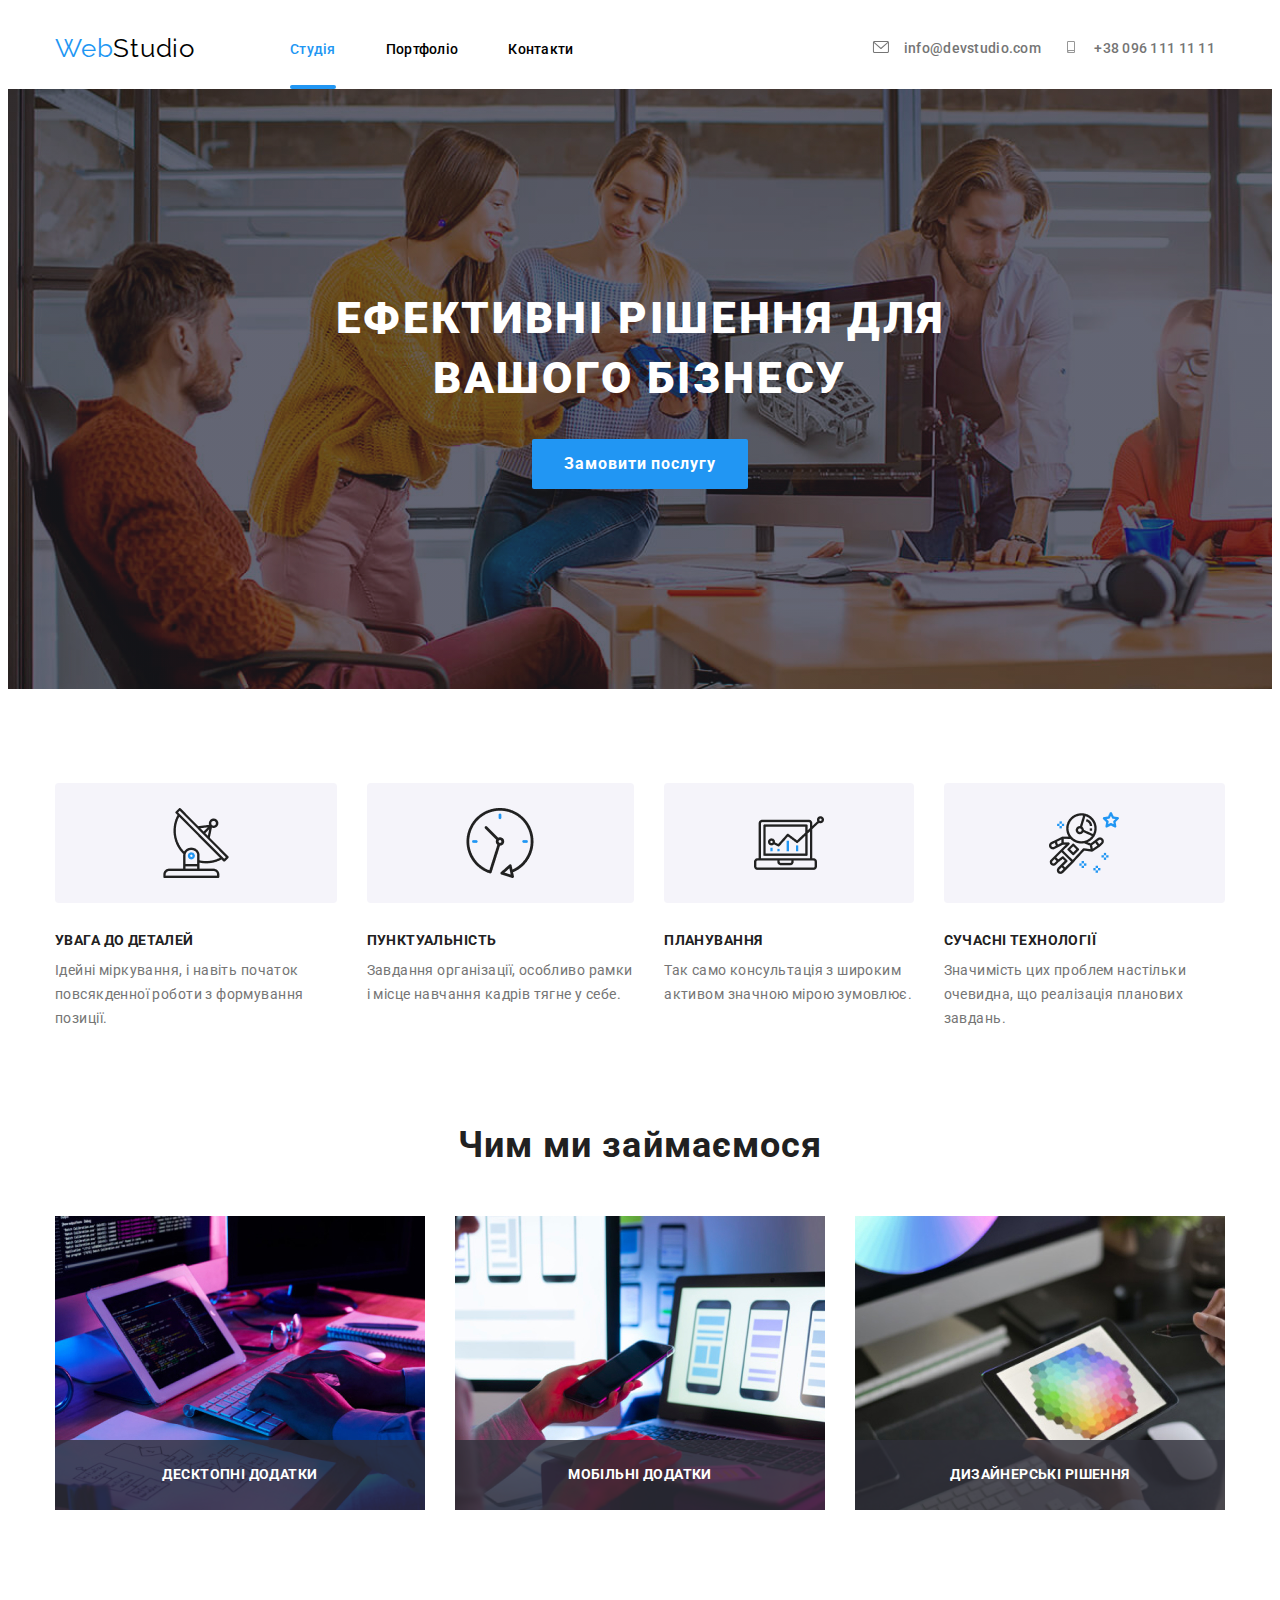
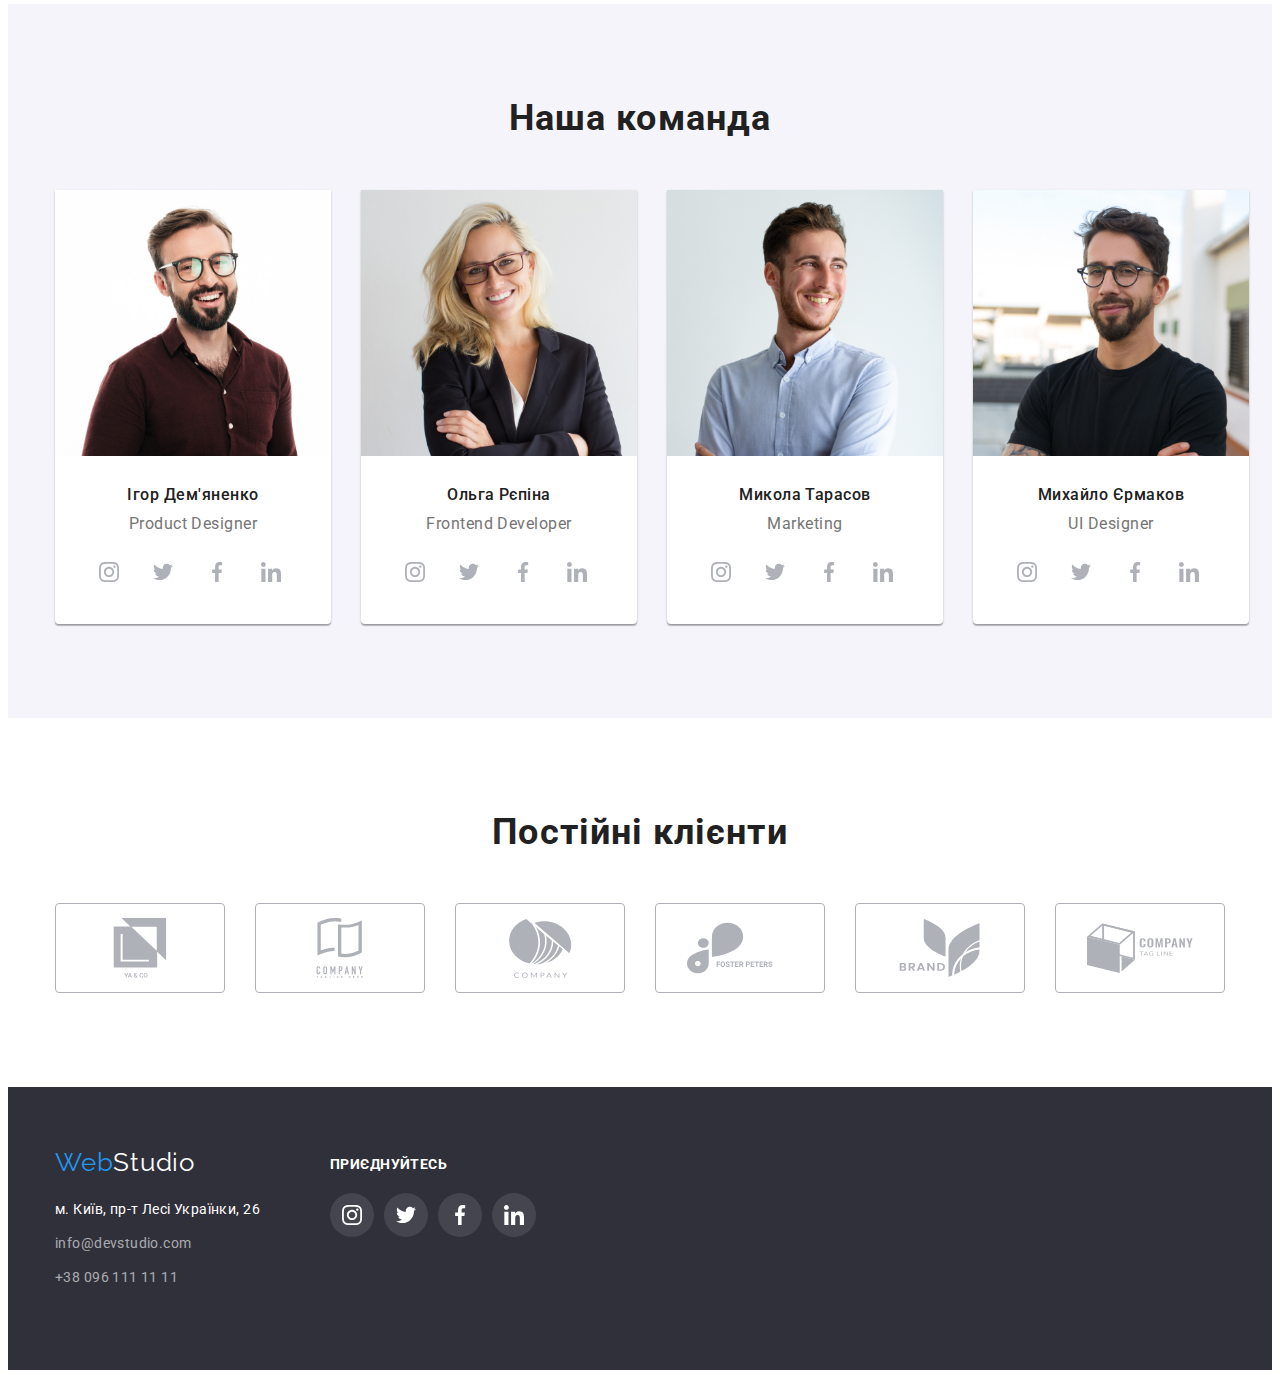
<file: index.html>
<!DOCTYPE html>
<html lang="en">
<head>
    <meta charset="UTF-8">
    <meta http-equiv="X-UA-Compatible" content="IE=edge">
    <meta name="viewport" content="width=device-width, initial-scale=1.0">
    <link rel="stylesheet" href="https://cdnjs.cloudflare.com/ajax/libs/modern-normalize/1.1.0/modern-normalize.min.css" integrity="sha512-wpPYUAdjBVSE4KJnH1VR1HeZfpl1ub8YT/NKx4PuQ5NmX2tKuGu6U/JRp5y+Y8XG2tV+wKQpNHVUX03MfMFn9Q==" crossorigin="anonymous" referrerpolicy="no-referrer" />
    <link rel="stylesheet" href="./css/styles.css">
    <link rel="preconnect" href="https://fonts.googleapis.com">
    <link rel="preconnect" href="https://fonts.gstatic.com" crossorigin>
    <link rel="preconnect" href="https://fonts.googleapis.com">
<link rel="preconnect" href="https://fonts.gstatic.com" crossorigin>
<link href="https://fonts.googleapis.com/css2?family=Raleway:wght@700&family=Roboto:wght@400;500;700;900&display=swap" rel="stylesheet">
    <title>WebStudio</title>
</head>
<body>
  <header>
    <div class="container">
      <div class="menu"> 
    <nav class="header-nav">
      <a class="logo" href="WebStudio"> <span class="logos">Web</span>Studio</a>
        <ul class="site-nav">
          <li><a href="./index.html" class="link-menu current">Студія</a></li>
          <li><a href="./portfolio.html" class="link">Портфоліо</a></li>
          <li><a href="#" class="link">Контакти</a></li>
    </ul>
    </nav>
      <div class="envelope-list">
  <a href="mailto:info@devstudio.com" class="contact"> <svg class="envelope-box"> 
    <use href="./images/svg/icons.svg#icon-envelope">
    </use>
  </svg> info@devstudio.com  </a>
</div>       
        <div class="smartphone-list">     
        <a href="tel:+380961111111" class="contact" ><svg class="envelope-box"> 
          <use href="./images/svg/icons.svg#icon-smartphone">
          </use>
        </svg> +38 096 111 11 11</a>   
    </div>
      </div>
  </div>
  </header>
  <main>
    <section class="section-slogan">
      <div class="container">
      <div class="caption">
        <h1 class="slogan">Ефективні рішення для вашого бізнесу</h1>
        <button type="button" class="button" data-modal-open>Замовити послугу</button>   
      </div>
      </div>
      </section>
    <section class="section-title">
      <div class="container"> 
        <ul class="dot">
          <li class="antenna">
            <h3 class="title">УВАГА ДО ДЕТАЛЕЙ</h3>
            <p class="text">Ідейні міркування, і навіть початок повсякденної роботи з формування позиції.</p>
          </li>
          <li class="clock">
            <h3 class="title">ПУНКТУАЛЬНІСТЬ</h3>
            <p class="text">Завдання організації, особливо рамки і місце навчання кадрів тягне у себе.</p>
          </li>
          <li class="diagram">
            <h3 class="title">ПЛАНУВАННЯ</h3>
            <p class="text">Так само консультація з широким активом значною мірою зумовлює.</p>
          </li>
          <li class="astronaut">
            <h3 class="title">СУЧАСНІ ТЕХНОЛОГІЇ</h3>
            <p class="text">Значимість цих проблем настільки очевидна, що реалізація планових завдань.</p> 
          </li>
        </ul>
    </div>
    </section>
    <section class="section">
      <div class="container">
        <h2 class="subtitle">Чим ми займаємося</h2> 
        <ul class="dot">
          <li class="img-coment">
            <img src="./images/box1.jpg" alt="Руки на клавіатурі" width="370">
            <div class="coment">
              <p class="coment-p">Десктопні додатки</p>
            </div>
          </li>
          <li class="img-coment">
            <img src="./images/box2.jpg" alt="Телефон у руці" width="370">
            <div class="coment">
              <p class="coment-p">Мобільні додатки</p>
            </div>
          </li>
          <li class="img-coment">
            <img src="./images/box3.jpg" alt="Планшет у руці" width="370">
            <div class="coment">
              <p class="coment-p">Дизайнерські рішення</p>
            </div>
          </li>
        </ul>
    </div>
    </section>
    <section class="section-name">
      <div class="container">
        <h3 class="subtitle-box">Наша команда</h3>
          <ul class="dot">
            <li class="card">
              <img src="./images/img1.jpg" alt="чоловік у окулярах" width="276">
            <h3 class="name">Ігор Дем'яненко</h3>
            <p class="post">Product Designer</p>
            <div class="social-subtite">
              <ul class="social">
                <li class="socisl-list-subtite">
                  <a class="socisl-link" href="#">
                    <svg class="social-icon-subtite" width="20" height="20">
                      <use href="./images/svg/icons.svg#icon-instagram">
                      </use>
                    </svg>
                  </a>
                </li>
                <li class="socisl-list-subtite">
                  <a class="socisl-link" href="#">
                    <svg class="social-icon-subtite" width="20" height="20">
                      <use href="./images/svg/icons.svg#icon-twitter">
                      </use>
                    </svg>
                  </a>
                </li>
                <li class="socisl-list-subtite">
                  <a class="socisl-link" href="#">
                    <svg class="social-icon-subtite" width="20" height="20">
                      <use href="./images/svg/icons.svg#icon-facebook">
                      </use>
                    </svg>
                  </a>
                </li>
                <li class="socisl-list-subtite">
                  <a class="socisl-link" href="#">
                    <svg class="social-icon-subtite" width="20" height="20">
                      <use href="./images/svg/icons.svg#icon-linkedin">
                      </use>
                    </svg>
                  </a>
                </li>
              </ul>
            </div>
            </li>
            <li class="card">
              <img src="./images/img2.jpg" alt="жінка посміхається" width="276">
            <h3 class="name">Ольга Рєпіна</h3>
            <p class="post">Frontend Developer</p>
            <div class="social-subtite">
              <ul class="social">
                <li class="socisl-list-subtite">
                  <a class="socisl-link" href="#">
                    <svg class="social-icon-subtite" width="20" height="20">
                      <use href="./images/svg/icons.svg#icon-instagram">
                      </use>
                    </svg>
                  </a>
                </li>
                <li class="socisl-list-subtite">
                  <a class="socisl-link" href="#">
                    <svg class="social-icon-subtite" width="20" height="20">
                      <use href="./images/svg/icons.svg#icon-twitter">
                      </use>
                    </svg>
                  </a>
                </li>
                <li class="socisl-list-subtite">
                  <a class="socisl-link" href="#">
                    <svg class="social-icon-subtite" width="20" height="20">
                      <use href="./images/svg/icons.svg#icon-facebook">
                      </use>
                    </svg>
                  </a>
                </li>
                <li class="socisl-list-subtite">
                  <a class="socisl-link" href="#">
                    <svg class="social-icon-subtite" width="20" height="20">
                      <use href="./images/svg/icons.svg#icon-linkedin">
                      </use>
                    </svg>
                  </a>
                </li>
              </ul>
            </div>
            </li>
            <li class="card">
              <img src="./images/img3.jpg" alt="чоловік дивиться в бік" width="276">
            <h3 class="name">Микола Тарасов</h3>
            <p class="post">Marketing</p>
            <div class="social-subtite">
              <ul class="social">
                <li class="socisl-list-subtite">
                  <a class="socisl-link" href="#">
                    <svg class="social-icon-subtite" width="20" height="20">
                      <use href="./images/svg/icons.svg#icon-instagram">
                      </use>
                    </svg>
                  </a>
                </li>
                <li class="socisl-list-subtite">
                  <a class="socisl-link" href="#">
                    <svg class="social-icon-subtite" width="20" height="20">
                      <use href="./images/svg/icons.svg#icon-twitter">
                      </use>
                    </svg>
                  </a>
                </li>
                <li class="socisl-list-subtite">
                  <a class="socisl-link" href="#">
                    <svg class="social-icon-subtite" width="20" height="20">
                      <use href="./images/svg/icons.svg#icon-facebook">
                      </use>
                    </svg>
                  </a>
                </li>
                <li class="socisl-list-subtite">
                  <a class="socisl-link" href="#">
                    <svg class="social-icon-subtite" width="20" height="20">
                      <use href="./images/svg/icons.svg#icon-linkedin">
                      </use>
                    </svg>
                  </a>
                </li>
              </ul>
            </div>
            </li>
            <li class="card">
              <img src="./images/img4.jpg" alt="чоловік в окулярах і с бородой" width="276">
            <h3 class="name">Михайло Єрмаков</h3>
            <p class="post">UI Designer</p>
            <div class="social-subtite">
              <ul class="social">
                <li class="socisl-list-subtite">
                  <a class="socisl-link" href="#">
                    <svg class="social-icon-subtite" width="20" height="20">
                      <use href="./images/svg/icons.svg#icon-instagram">
                      </use>
                    </svg>
                  </a>
                </li>
                <li class="socisl-list-subtite">
                  <a class="socisl-link" href="#">
                    <svg class="social-icon-subtite" width="20" height="20">
                      <use href="./images/svg/icons.svg#icon-twitter">
                      </use>
                    </svg>
                  </a>
                </li>
                <li class="socisl-list-subtite">
                  <a class="socisl-link" href="#">
                    <svg class="social-icon-subtite" width="20" height="20">
                      <use href="./images/svg/icons.svg#icon-facebook">
                      </use>
                    </svg>
                  </a>
                </li>
                <li class="socisl-list-subtite">
                  <a class="socisl-link" href="#">
                    <svg class="social-icon-subtite" width="20" height="20">
                      <use href="./images/svg/icons.svg#icon-linkedin">
                      </use>
                    </svg>
                  </a>
                </li>
              </ul>
            </div>
            </li>
          </ul>  
        </div>
    </section>
    <section class="section">
      <div class="container">
        <h3 class="subtitle-box">Постійні клієнти</h3>
        <div >
          <ul class="client-group">
            <li class="client">
              <a class="client-list" href="#">
                <svg class="client-icon" width="106" height="60">
                  <use href="./images/svg/icons.svg#icon-group1">
                  </use>
                </svg>
              </a>
            </li>
            <li class="client">
              <a class="client-list" href="#">
                <svg class="client-icon" width="106" height="60">
                  <use href="./images/svg/icons.svg#icon-group2">
                  </use>
                </svg>
              </a>
            </li>
            <li class="client">
              <a class="client-list" href="#">
                <svg class="client-icon" width="106" height="60">
                  <use href="./images/svg/icons.svg#icon-group3">
                  </use>
                </svg>
              </a>
            </li>
            <li class="client">
              <a class="client-list" href="#">
                <svg class="client-icon" width="106" height="60">
                  <use href="./images/svg/icons.svg#icon-group4">
                  </use>
                </svg>
              </a>
            </li>
            <li class="client">
              <a class="client-list" href="#">
                <svg class="client-icon" width="106" height="60">
                  <use href="./images/svg/icons.svg#icon-group5">
                  </use>
                </svg>
              </a>
            </li>
            <li class="client">
              <a class="client-list" href="#">
                <svg class="client-icon" width="106" height="60">
                  <use href="./images/svg/icons.svg#icon-group6">
                  </use>
                </svg>
              </a>
            </li>
            
          </ul>
        
        
      </div>
      </div>
    </section>
  </main>
  <footer class="caption-footer">
    <div class="container">
      <div class="container-footer">
        <div class="logo-box">
          <a class="logo-footer" href="WebStudio"> <span class="logos">Web</span>Studio</a>
       
        <div class="adres-blok">
          <address class="adres">
            м. Київ, пр-т Лесі Українки, 26
          </address> 
          <address>
      <ul class="addres">
              <li class="adress"><a href="mailto:info@devstudio.com" class="addres">info@devstudio.com </a></li>
              <li class="adress"><a href="tel:+380961111111" class="addres">+38 096 111 11 11</a></li>
            </ul>
          </address>
        </div>
      </div>
      
        <div class="info-blok">
          <h3 class="info"> приєднуйтесь </h3>
          <div class="social-blok">
            <ul class="social">
              <li class="socisl-list">
                <a class="socisl-link" href="#">
                  <svg class="social-icon" width="20" height="20">
                    <use href="./images/svg/icons.svg#icon-instagram">
                    </use>
                  </svg>
                </a>
              </li>
              <li class="socisl-list">
                <a class="socisl-link" href="#">
                  <svg class="social-icon" width="20" height="20">
                    <use href="./images/svg/icons.svg#icon-twitter">
                    </use>
                  </svg>
                </a>
              </li>
              <li class="socisl-list">
                <a class="socisl-link" href="#">
                  <svg class="social-icon" width="20" height="20">
                    <use href="./images/svg/icons.svg#icon-facebook">
                    </use>
                  </svg>
                </a>
              </li>
              <li class="socisl-list">
                <a class="socisl-link" href="#">
                  <svg class="social-icon" width="20" height="20">
                    <use href="./images/svg/icons.svg#icon-linkedin">
                    </use>
                  </svg>
                </a>
              </li>
            </ul>
          </div>
          
        </div>
      </div>
  </div>
  </footer>
  <div class="backdrop is-hidden" data-modal>
    <div class="modal">
<button type="button"data-modal-close class="cross"></button>
    </div>
  </div>
  <script src="./js/modal.js"></script>
</body>
</html>
</file>
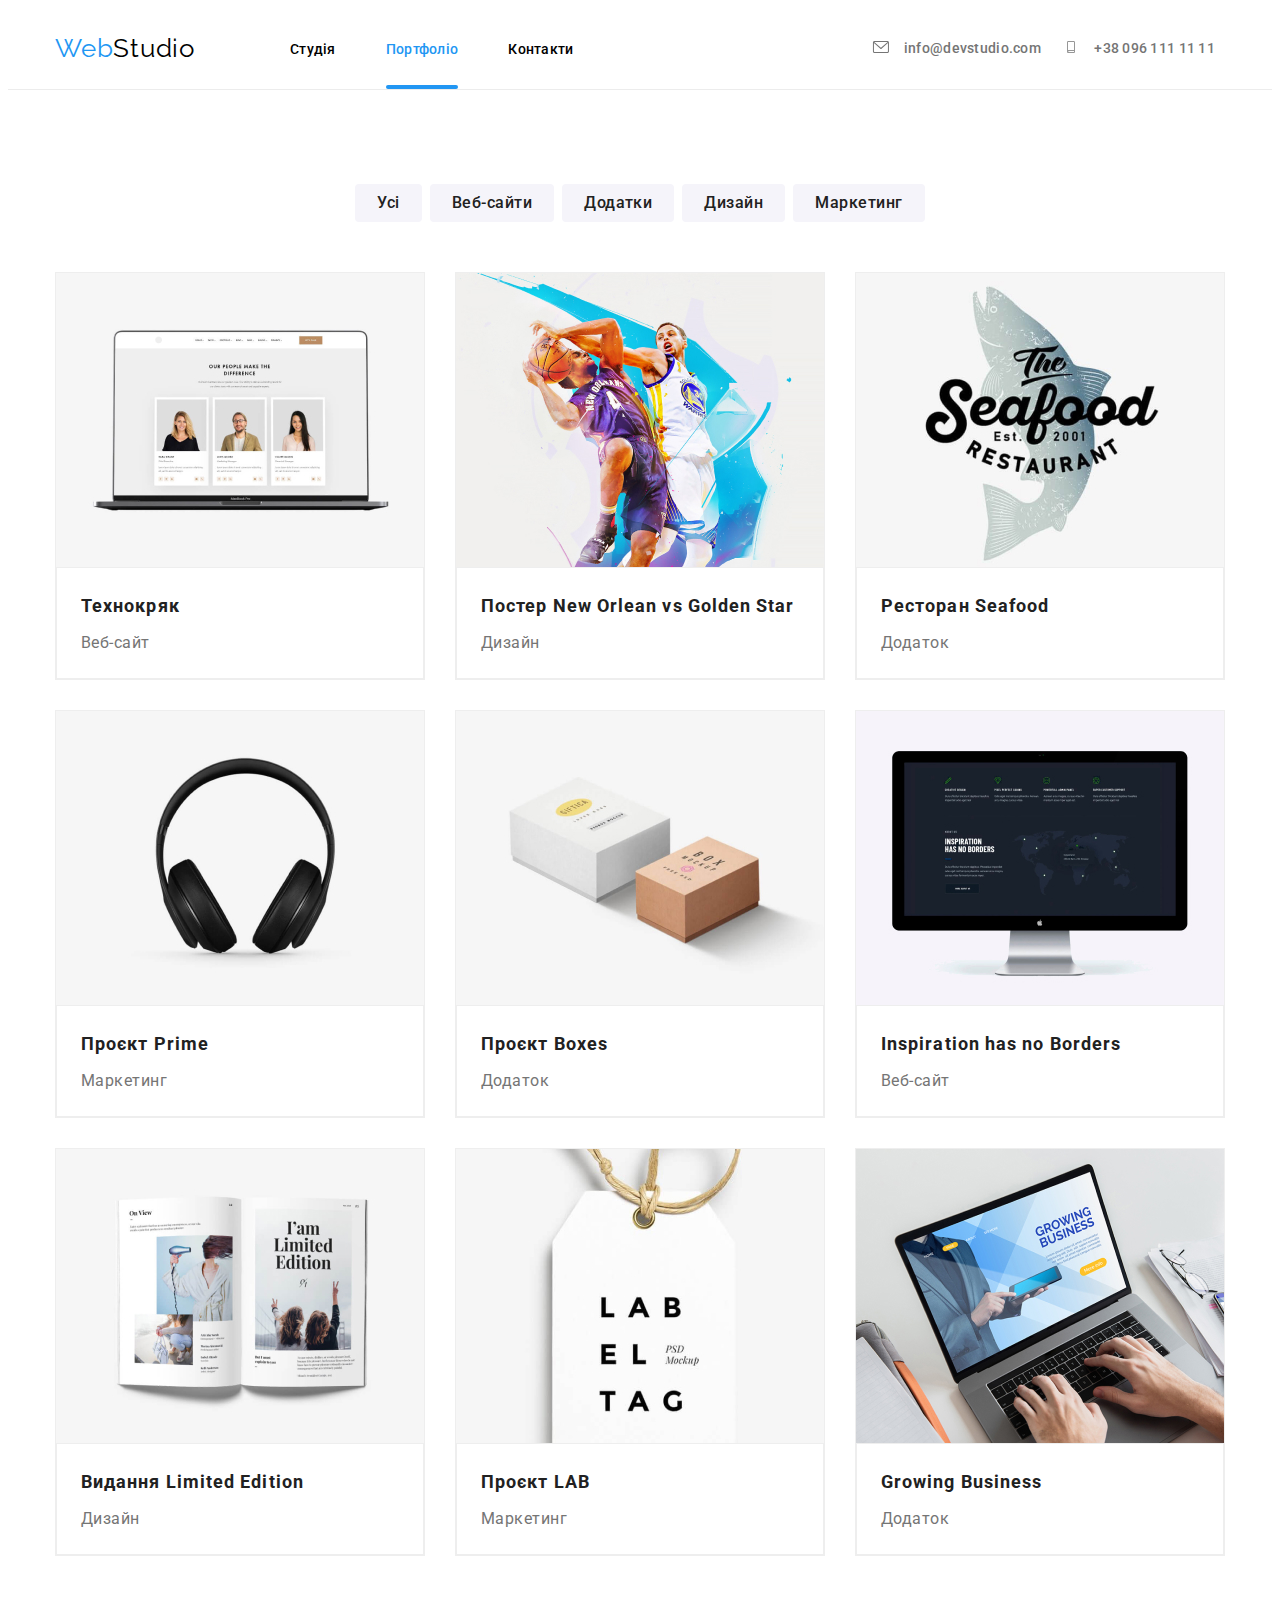
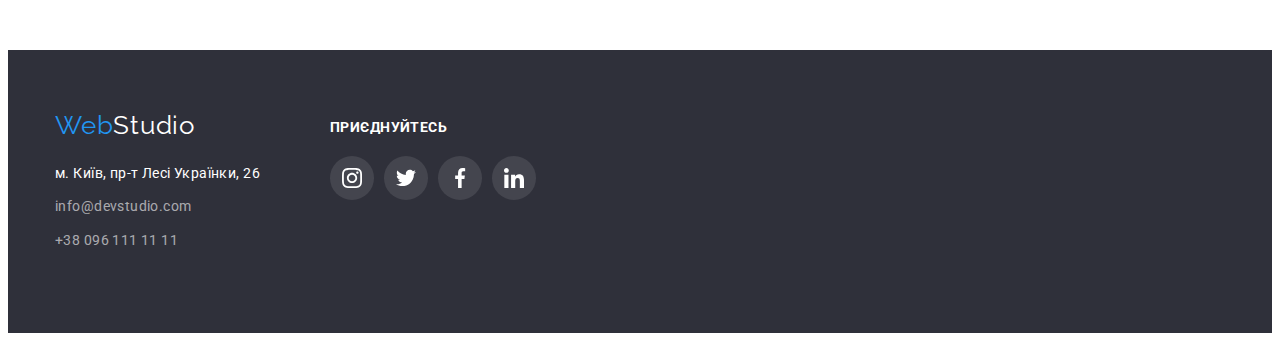
<file: portfolio.html>
<!DOCTYPE html>
<html lang="en">
<head>
    <meta charset="UTF-8">
    <meta http-equiv="X-UA-Compatible" content="IE=edge">
    <meta name="viewport" content="width=device-width, initial-scale=1.0">
    <link rel="stylesheet" href="https://cdnjs.cloudflare.com/ajax/libs/modern-normalize/1.1.0/modern-normalize.min.css" integrity="sha512-wpPYUAdjBVSE4KJnH1VR1HeZfpl1ub8YT/NKx4PuQ5NmX2tKuGu6U/JRp5y+Y8XG2tV+wKQpNHVUX03MfMFn9Q==" crossorigin="anonymous" referrerpolicy="no-referrer" />
    <link rel="stylesheet" href="./css/styles.css">
    <link rel="preconnect" href="https://fonts.googleapis.com">
    <link rel="preconnect" href="https://fonts.gstatic.com" crossorigin>
    <link href="https://fonts.googleapis.com/css2?family=Raleway:wght@700&family=Roboto:wght@400;500;700;900&display=swap" rel="stylesheet">
    <title>WebStudio</title>
</head>
<body>
  <header class="header">
    <div class="container">
      <div class="menu"> 
    <nav class="header-nav">
      <a class="logo" href="WebStudio"> <span class="logos">Web</span>Studio</a>
        <ul class="site-nav">
          <li><a href="./index.html" class="link">Студія</a></li>
          <li><a href="./portfolio.html" class="link-menu current">Портфоліо</a></li>
          <li><a href="#" class="link">Контакти</a></li>
    </ul>
    </nav>
    <div class="envelope-list">
      <a href="mailto:info@devstudio.com" class="contact"> <svg class="envelope-box"> 
        <use href="./images/svg/icons.svg#icon-envelope">
        </use>
      </svg> info@devstudio.com  </a>
    </div>       
            <div class="smartphone-list">     
            <a href="tel:+380961111111" class="contact" ><svg class="envelope-box"> 
              <use href="./images/svg/icons.svg#icon-smartphone">
              </use>
            </svg> +38 096 111 11 11</a>   
        </div>
          </div>
      </div>
  </header>
  <main>
    <section class="section-portfolio"> 
      <div class="container">
      <ul class="dot-button">
        <li>
          <button type="button" class="button-link">Усі</button>
        </li>
        <li>
          <button type="button" class="button-link">Веб-сайти</button>
        </li>
      <li>
        <button type="button" class="button-link">Додатки</button>
      </li>
      <Li>
        <button type="button" class="button-link">Дизайн</button>
      </Li>
      <li>
      <button type="button" class="button-link">Маркетинг</button>
        </li>
      </ul> 
    
        <ul class="dot-portfolio">
          <li class="list"> 
            <div class="list-img">
              <img  src="./images/port1.jpg" alt="дві жінки і чоловік на моніторі ноутбука" width="370">            
              <div class="list-overlay">
                <p class="text-overlay"> Ресурс пропонує комплексні пропозиції з різним рівнем функціоналу та сервісів. Все це дозволить відвідувачу отримати вичерпні відомості про компанію чи приватну особу.
                </p>
                 </div>
            </div>
              
          <div class="description"> 
            <h3 class="text-box">Технокряк</h3>
            <p class="paragraph">Веб-сайт</p>
          </div>
          
          
          </li>
          <li class="list">
            <div class="list-img">
            <img src="./images/port2.jpg" alt="два чоловіка грають в баскетбол" width="370">
            <div class="list-overlay">
              <p class="text-overlay"> Ресурс пропонує комплексні пропозиції з різним рівнем функціоналу та сервісів. Все це дозволить відвідувачу отримати вичерпні відомості про компанію чи приватну особу.
              </p>
               </div>
          </div>
            <div class="description"> 
            <h3 class="text-box">Постер New Orlean vs Golden Star</h3>
            <p class="paragraph">Дизайн</p>
          </div>
          </li>
          <li class="list">
            <div class="list-img">
            <img src="./images/port3.jpg" alt="риба за написом" width="370">
            <div class="list-overlay">
              <p class="text-overlay"> Ресурс пропонує комплексні пропозиції з різним рівнем функціоналу та сервісів. Все це дозволить відвідувачу отримати вичерпні відомості про компанію чи приватну особу.
              </p>
               </div>
          </div>
            <div class="description">
             <h3 class="text-box">Ресторан Seafood</h3>
            <p class="paragraph">Додаток</p>
          </div>
          </li>
          <li class="list">
            <div class="list-img">
            <img src="./images/port4.jpg" alt="навушники" width="370">
            <div class="list-overlay">
              <p class="text-overlay"> Ресурс пропонує комплексні пропозиції з різним рівнем функціоналу та сервісів. Все це дозволить відвідувачу отримати вичерпні відомості про компанію чи приватну особу.
              </p>
               </div>
          </div>
            <div class="description"> 
            <h3 class="text-box">Проєкт Prime</h3>
            <p class="paragraph">Маркетинг</p>
          </div>
          </li> 
          <li class="list">
            <div class="list-img">
            <img src="./images/port5.jpg" alt="біла та рожева коробка" width="370">
            <div class="list-overlay">
              <p class="text-overlay"> Ресурс пропонує комплексні пропозиції з різним рівнем функціоналу та сервісів. Все це дозволить відвідувачу отримати вичерпні відомості про компанію чи приватну особу.
              </p>
               </div>
          </div>
            <div class="description"> 
            <h3 class="text-box">Проєкт Boxes</h3>
            <p class="paragraph">Додаток</p>
          </div>
          </li> 
          <li class="list">
            <div class="list-img">
            <img src="./images/port6.jpg" alt="монітор" width="370">
            <div class="list-overlay">
              <p class="text-overlay"> Ресурс пропонує комплексні пропозиції з різним рівнем функціоналу та сервісів. Все це дозволить відвідувачу отримати вичерпні відомості про компанію чи приватну особу.
              </p>
               </div>
          </div>
            <div class="description"> 
            <h3 class="text-box">Inspiration has no Borders</h3>
            <p class="paragraph">Веб-сайт</p>
          </li>
           <li class="list">
            <div class="list-img">
            <img src="./images/port7.jpg" alt="відкритий журнал" width="370">
            <div class="list-overlay">
              <p class="text-overlay"> Ресурс пропонує комплексні пропозиції з різним рівнем функціоналу та сервісів. Все це дозволить відвідувачу отримати вичерпні відомості про компанію чи приватну особу.
              </p>
               </div>
          </div>
            <div class="description"> 
            <h3 class="text-box">Видання Limited Edition</h3>
            <p class="paragraph">Дизайн</p>
          </li>
           <li class="list">
            <div class="list-img">
            <img src="./images/port8.jpg" alt="біла бірка с чорними літерами" width="370">
            <div class="list-overlay">
              <p class="text-overlay"> Ресурс пропонує комплексні пропозиції з різним рівнем функціоналу та сервісів. Все це дозволить відвідувачу отримати вичерпні відомості про компанію чи приватну особу.
              </p>
               </div>
          </div>
            <div class="description"> 
            <h3 class="text-box">Проєкт LAB</h3>
            <p class="paragraph">Маркетинг</p>
          </li> 
          <li class="list">
            <div class="list-img">
            <img src="./images/port9.jpg" alt="руки на клавіатурі" width="370">
            <div class="list-overlay">
              <p class="text-overlay"> Ресурс пропонує комплексні пропозиції з різним рівнем функціоналу та сервісів. Все це дозволить відвідувачу отримати вичерпні відомості про компанію чи приватну особу.
              </p>
               </div>
          </div>
            <div class="description"> 
            <h3 class="text-box">Growing Business</h3>
            <p class="paragraph">Додаток</p>
          </li>
        </ul> 
    </div>
    </section>
  </main>
  <footer class="caption-footer">
    <div class="container">
      <div class="container-footer">
        <div class="logo-box">
          <a class="logo-footer" href="WebStudio"> <span class="logos">Web</span>Studio</a>
       
        <div class="adres-blok">
          <address class="adres">
            м. Київ, пр-т Лесі Українки, 26
          </address> 
          <address>
      <ul class="addres">
              <li class="adress"><a href="mailto:info@devstudio.com" class="addres">info@devstudio.com </a></li>
              <li class="adress"><a href="tel:+380961111111" class="addres">+38 096 111 11 11</a></li>
            </ul>
          </address>
        </div>
      </div>
      
        <div class="info-blok">
          <h3 class="info"> приєднуйтесь </h3>
          <div class="social-blok">
            <ul class="social">
              <li class="socisl-list">
                <a class="socisl-link" href="#">
                  <svg class="social-icon" width="20" height="20">
                    <use href="./images/svg/icons.svg#icon-instagram">
                    </use>
                  </svg>
                </a>
              </li>
              <li class="socisl-list">
                <a class="socisl-link" href="#">
                  <svg class="social-icon" width="20" height="20">
                    <use href="./images/svg/icons.svg#icon-twitter">
                    </use>
                  </svg>
                </a>
              </li>
              <li class="socisl-list">
                <a class="socisl-link" href="#">
                  <svg class="social-icon" width="20" height="20">
                    <use href="./images/svg/icons.svg#icon-facebook">
                    </use>
                  </svg>
                </a>
              </li>
              <li class="socisl-list">
                <a class="socisl-link" href="#">
                  <svg class="social-icon" width="20" height="20">
                    <use href="./images/svg/icons.svg#icon-linkedin">
                    </use>
                  </svg>
                </a>
              </li>
            </ul>
          </div>
          
        </div>
      </div>
  </div>
  </footer>
</body>
</html>
</file>
<file: css/styles.css>
*{
    box-sizing: border-box;
}

:root{
    --color-button: #FFF;
    --color-logo: #2196F3;
    --color-title: #212121;
    --color-icon: #AFB1B8;
    
}
.container{
    max-width: 1200px;
    padding-left: 15px;
    padding-right: 15px;
   margin: 0;
   margin-left: auto;
   margin-right: auto;
   
   }
   

body{
    font-family: 'Roboto';
    color: #000;}
   
h1, h2, h3, p {
        margin: 0;
    }
ul{
        list-style: none;
        padding-left: 0;
        margin: 0;
    }
    
a{
        text-decoration: none;
    color: inherit;
    }
    
    img{
        display: block;
       
        height: auto;
        font-style: normal;
    }
    
    address {
        font-style: normal;
    }

.header-nav{
    display: flex;
    flex-grow: 1;
    align-items: center;
    padding-top: 25px;
    padding-bottom: 25px;
    
}
.logo{
    font-family: 'Raleway';
    font-size: 26px;
    line-height: 1.2;
    letter-spacing: 0.03em;
  color: #000; 
  text-decoration: none; 
    
}
.logos{
    font-family: 'Raleway';
    font-size: 26px;
    line-height: 1.2;
    letter-spacing: 0.03em;
    color: var(--color-logo);  
}
.logo-footer{
    font-family: 'Raleway';
    font-size: 26px;
    line-height: 1.2;
    letter-spacing: 0.03em;
  color: var(--color-button); 
  text-decoration: none; 

}
.dot{
    list-style-type: none; 
    display: flex;
    justify-content: space-between;
    padding: 0;
    gap: 30px;
    

}
.section{
    padding-bottom: 94px;
  
 }

/*верхня лінія*/

.site-nav .link
{
color: #000;
font-weight: 500;
font-size: 14px;
line-height: 1.14;
letter-spacing: 0.02em;
text-decoration: none;
list-style-type: none;
transition: color 250ms cubic-bezier(0.4, 0, 0.2, 1);
}
.site-nav{
list-style-type: none;
display: flex;
gap: 50px;
padding-left: 95px;


}
.link:hover,
.link:focus{
    color: var(--color-logo);
    font-weight: 500;
font-size: 14px;
line-height: 1.14;
letter-spacing: 0.02em;
cursor: pointer ;
}
.link-menu{
    position: relative;
    padding-bottom: 32px;
    color: var(--color-logo);
    font-weight: 500;
font-size: 14px;
line-height: 1.14;
letter-spacing: 0.02em;
text-decoration: none;
cursor: pointer;

}
.link-menu.current::after{

content: "";
width: 100%;
height: 4px;
background: var(--color-logo);
border-radius: 2px;
position: absolute;
bottom: 0;
left: 0;
}
.contact{
    font-weight: 500;
font-size: 14px;
line-height: 1.14;
letter-spacing: 0.02em;
text-decoration: none;
color: #757575;
padding-left: 10px;
transition: color 250ms cubic-bezier(0.4, 0, 0.2, 1);

}
.contact:hover,
.contact:focus
{
color: var(--color-logo);
fill: var(--color-logo);
}

.menu{
    display: flex;
    flex-grow: 1;
    align-items: center;
}
.contacte{
    display: flex;
    background: none;
    
}


.envelope-list{
    display: flex;
    height: 20px;
     align-items: center;
    justify-content: center;
    margin-right: 10px;
    fill: #757575;
    cursor: pointer;
    transition: color 250ms cubic-bezier(0.4, 0, 0.2, 1);
    

}
.envelope-list:hover
.envelope-list:focus
{
    color: var(--color-logo);
    
}

.envelope-box{
    width: 30px;
    height: 12px;
   fill: currentColor;
   padding-right: 10px;
   transition: fill 250ms cubic-bezier(0.4, 0, 0.2, 1);
   
}

.smartphone-list{
    display: flex;
    height: 20px;
    align-items: center;
    justify-content: center;
    margin-right: 10px;
    fill: #757575;
    cursor: pointer;
    gap: 10px;
    transition: color 250ms cubic-bezier(0.4, 0, 0.2, 1);

}
.smartphone-list:hover
.smartphone-list:focus
{
    color: var(--color-logo);
    
}
.envelope-box:hover
.envelope-box:focus{
    fill: var(--color-logo);
}

/* cекція перша*/
.caption{
    
    padding-top: 200px;
    padding-bottom: 200px;
    
    
}

.slogan{
font-weight: 900;
font-size: 44px;
line-height: 1.36;
text-align: center;
letter-spacing: 0.06em;
text-transform: uppercase;
color: var(--color-button);
width: 700px;
margin-left: auto;
    margin-right: auto;
    margin-bottom: 30px;
}
.section-slogan{
    max-width: 1600px;
    height: 600px;
    margin-left: auto;
    margin-right: auto;
    background-image: linear-gradient( 
        to right,
    rgba(47, 48, 58, 0.4),
    rgba(47, 48, 58, 0.4)),
     url(../images/Imgfon.jpg) ;
    
}
/*кнопка*/

.button{
    background: var(--color-logo);
    color: var(--color-button);
    cursor: pointer;
    font-family: 'Roboto';
    font-style: normal;
    font-size: 16px;
    line-height: 1.87;
    letter-spacing: 0.06em;
    font-family: 'Roboto';
    font-weight: 700;

    display: block;
    align-items: center;
    text-align: center;
    border: 0px;
    border-radius: 2px;
    padding: 10px 32px;
    margin-left: auto;
    margin-right: auto;

}
.button-link{
    color: var(--color-title);
    font-family: 'Roboto';
font-style: normal;
    background: #F5F4FA;
    cursor: pointer;
    font-weight: 500;
font-size: 16px;
line-height: 1.62;
text-align: center;
letter-spacing: 0.03em;
border: 0;
    border-radius: 4px;
    padding-top: 6px;
    padding-bottom: 6px;
    padding-left: 22px;
    padding-right: 22px;
    transition: color 250ms cubic-bezier(0.4, 0, 0.2, 1),
    background 250ms cubic-bezier(0.4, 0, 0.2, 1),
    box-shadow 250ms cubic-bezier(0.4, 0, 0.2, 1);

}
.button-link:hover,
.button-link:focus
{
    color: var(--color-button);
    background: var(--color-logo);
    box-shadow: 0px 3px 1px rgba(0, 0, 0, 0.1), 0px 1px 2px rgba(0, 0, 0, 0.08), 0px 2px 2px rgba(0, 0, 0, 0.12);
}

/*секція друга*/

.title{
    
font-size: 14px;
line-height: 1.14;
letter-spacing: 0.03em;
text-transform: uppercase;
color: var(--color-title);
padding-bottom: 10px;
}
.text{
    font-family: 'Roboto';
font-size: 14px;
line-height: 1.7;
letter-spacing: 0.03em;
color: #757575;

}
.section-title{
    margin-top: 94px;
    margin-bottom: 94px;
}
.antenna::before{
    display: block;
    content: "";
    height: 120px;
    background-image: url(../images/1antenna.png);
    background-repeat: no-repeat;
    background-position: center;
    background-color: #F5F4FA;
    border-radius: 4px;
    margin-bottom: 30px;
}
.clock::before{
    display: block;
    content: "";
    height: 120px;
    background-image: url(../images/2clock.png);
    background-repeat: no-repeat;
    background-position: center;
    background-color: #F5F4FA;
    border-radius: 4px;
    margin-bottom: 30px;
}
.diagram::before{
    display: block;
    content: "";
    height: 120px;
    background-image: url(../images/3diagram.png);
    background-repeat: no-repeat;
    background-position: center;
    background-color: #F5F4FA;
    border-radius: 4px;
    margin-bottom: 30px;
}
.astronaut::before{
    display: block;
    content: "";
    height: 120px;
    background-image: url(../images/4astronaut.png);
    background-repeat: no-repeat;
    background-position: center;
    background-color: #F5F4FA;
    border-radius: 4px;
    margin-bottom: 30px;
}

/*секция третя*/
.coment-p{
   font-weight: 700;
font-size: 14px;
line-height: 1.14;
text-align: center;
letter-spacing: 0.03em;
color: var(--color-button);
text-transform: uppercase;
padding-top: 27px;
    
}
.coment{
    height: 70px;
    width: 370px;
    background: rgba(47, 48, 58, 0.8);
    position: absolute;
    bottom: 0;
}
.img-coment{
position: relative;
}

/*секція четверта*/


.section-name{
    padding-bottom: 94px;
    background: #F5F4FA;
}
 
.card{
    background: var(--color-button);
    
    box-shadow: 0px 1px 3px rgba(0, 0, 0, 0.12), 0px 1px 1px rgba(0, 0, 0, 0.14), 0px 2px 1px rgba(0, 0, 0, 0.2);
    border-radius: 0px 0px 4px 4px;
    
}
.subtitle{
   
font-size: 36px;
line-height: 1.16;
text-align: center;
letter-spacing: 0.03em;
color: var(--color-title);
margin-bottom: 50px;
}

.subtitle-box{
    font-size: 36px;
    line-height: 1.16;
    text-align: center;
    letter-spacing: 0.03em;
    color: var(--color-title);
    margin-bottom: 50px;
    padding-top: 94px;  
}


.name{
font-family: 'Roboto';
font-style: normal;
font-weight: 500;
font-size: 16px;
line-height: 1.18;
text-align: center;
letter-spacing: 0.03em;
color: var(--color-title);
padding-top: 30px;
}
.post{
font-size: 16px;
line-height: 1.18;
text-align: center;
letter-spacing: 0.03em;
color: #757575;
padding-top: 10px;
}
.social-subtite{
    display: block;
      padding-top: 16px;
      padding-left: 32px;
      padding-right: 32px;
 }
 .socisl-list-subtite{
    width: 44px;
    height: 44px;
    border: none;
 }
 .social{
    padding-bottom: 30px;
 }
 .socisl-link{
    fill: var(--color-icon);
    transition: fill 250ms cubic-bezier(0.4, 0, 0.2, 1),
    background 250ms cubic-bezier(0.4, 0, 0.2, 1);
 }
 .socisl-link:hover,
 .socisl-link:focus{
    border-radius: 50%;
    background: var(--color-logo);
    fill: var(--color-button);
 }

/*секція п.ята*/

.client{
    display: block;
    width: 170px;
    height: 90px;
   border: 1px solid #AFB1B8;
border-radius: 4px;
cursor: pointer;
transition: border 250ms cubic-bezier(0.4, 0, 0.2, 1),
    fill 250ms cubic-bezier(0.4, 0, 0.2, 1);
}
.client:hover,
.client:focus{
border: 1px solid var(--color-logo);
border-radius: 4px;
fill: var(--color-logo);
}
.client-group{
    display: flex;
    align-items: center;
    gap: 30px;
   
}
.client-list{
    display: flex;
    width: 100%;
    height: 100%;
    align-items: center;
    justify-content: center;
   fill: var(--color-icon);
   transition: fill 250ms cubic-bezier(0.4, 0, 0.2, 1), 
   border-color 250ms cubic-bezier(0.4, 0, 0.2, 1);
    
}
.client-list:hover,
.client-list:focus{
    fill: var(--color-logo);
    border: 1px solid var(--color-logo);
border-radius: 4px;

}



/*підвал*/

.container-footer{
   display: flex; 
   
}

.caption-footer{
    background: #2F303A;
}

.logo-box{
    display: block;
    padding-top: 60px;
   margin-bottom: 20px;
   
}
.adres-blok{
    display: block; 
    margin-top: 20px;
    padding-bottom: 60px;
}
.adres{
    font-style: normal;
font-size: 14px;
line-height: 1.71;
letter-spacing: 0.03em;
color: var(--color-button) ;
text-decoration: none;

}
.addres{
    font-style: normal;
font-size: 14px;
line-height: 1.71;
letter-spacing: 0.03em;
color: rgba(255, 255, 255, 0.6);
text-decoration: none;
list-style-type: none;
padding: 0;

}

.adress{
    margin-top: 10px;
}
.info-blok{
   
    margin-top: 70px;
    margin-left: 70px;
    
}
.social{
    display: flex;
    gap: 10px;
     
}
.social-blok{
   display: block;
     padding-top: 20px;
}

.socisl-list{
    width: 44px;
    height: 44px;
    border-radius: 50%;
    background: rgba(255, 255, 255, 0.1);
    transition: background 250ms cubic-bezier(0.4, 0, 0.2, 1);
}
.socisl-list:hover,
.socisl-list:focus{
    background: var(--color-logo)
}
.socisl-link{
    display: flex;
    width: 100%;
    height: 100%;
    border-radius: 50%;
    align-items: center;
    justify-content: center;
    
}
.social-icon{
    fill: var(--color-button);
}
.info{
    display: flex;
    font-size: 14px;
line-height: 1.14;
letter-spacing: 0.03em;
text-transform: uppercase;
color: var(--color-button);



}
/*секція портфоліо*/


.dot-portfolio{
    list-style-type: none; 
    flex-wrap: wrap;
    display: flex;
    
    padding: 0;
    gap: 30px;
    margin-top: 34px;
    
}
.dot-button{
    
    display: flex;
    gap: 8px; 
    
    margin-bottom: 50px;
    justify-content: center;
    
}
.description{
    padding: 20px 24px;
    border: 1px solid #EEEEEE;
}
.text-box
{
    font-size: 18px;
line-height: 2;
letter-spacing: 0.06em;
color: var(--color-title);
margin: 0;

}
.paragraph{
font-size: 16px;
line-height: 1.88;
letter-spacing: 0.03em;
color: #757575;
padding-top: 4px;
margin: 0;
}
.header{
    border-bottom: 1px solid #ECECEC;
}
.section-portfolio{
    padding-top: 94px;
    padding-bottom: 94px;
}
.list{
    width: 370px;
    background: #FFFFFF;
border: 1px solid #EEEEEE;
transition: box-shadow 250ms cubic-bezier(0.4, 0, 0.2, 1);

}
.list:hover{
    box-shadow: 0px 1px 1px rgba(0, 0, 0, 0.12), 0px 4px 4px rgba(0, 0, 0, 0.06), 1px 4px 6px rgba(0, 0, 0, 0.16);  
}
.list-overlay{
    position: absolute;
    color: var(--color-button);
    background: rgba(33, 150, 243, 0.9);
left: 0;
top: 0;
width: 100%;
height: 100%;
transform: translateY(100%);
transition: transform 250ms ;
}
.list-img:hover
.list-overlay {
    transform: translateY(0);
}
.text-overlay{
    position: absolute;
    font-size: 18px;
line-height: 1.55;
letter-spacing: 0.03em;
padding: 63px 24px;
}
.list-img{

    position: relative;
    overflow: hidden;
}

/* вікно */
.backdrop{
    position: fixed;
    top: 0;
    left: 0;
    width: 100%;
    height: 100%;
    background: rgba(0, 0, 0, 0.2);
    padding-top: 8px;
    opacity: 1;
    transition: opacity 250ms cubic-bezier(0.4, 0, 0.2, 1),
    visibility 250ms cubic-bezier(0.4, 0, 0.2, 1) ;
 
    
}
.modal{
   position: absolute;
   top: 50%;
   left: 50%;
   transform: translate(-50%, -50%);
   max-width: 528px;
   width: 100%;
   max-height: 581px;
   height: 100%;
    background: var(--color-button);
    box-shadow: 0px 1px 3px rgba(0, 0, 0, 0.12), 0px 1px 1px rgba(0, 0, 0, 0.14), 0px 2px 1px rgba(0, 0, 0, 0.2);
border-radius: 4px;


}
.is-hidden{
    opacity: 0;
    visibility: hidden;
    pointer-events: none;
}

.cross::before{
    display: block;
    content: "";
    width: 100%;
    height: 100%;
    background-repeat: no-repeat;
    background-image: url(../images/Vector.jpg);
    background-position: center;
  
    }
    .cross{
        position: absolute;
        right: 0;
        top: 0;
        width: 30px;
    height: 30px;
    background: none;
    border-radius: 50%;
    margin-top: 8px;
    margin-right: 8px;
    border: 1px solid rgba(0, 0, 0, 0.1);
    }
</file>
